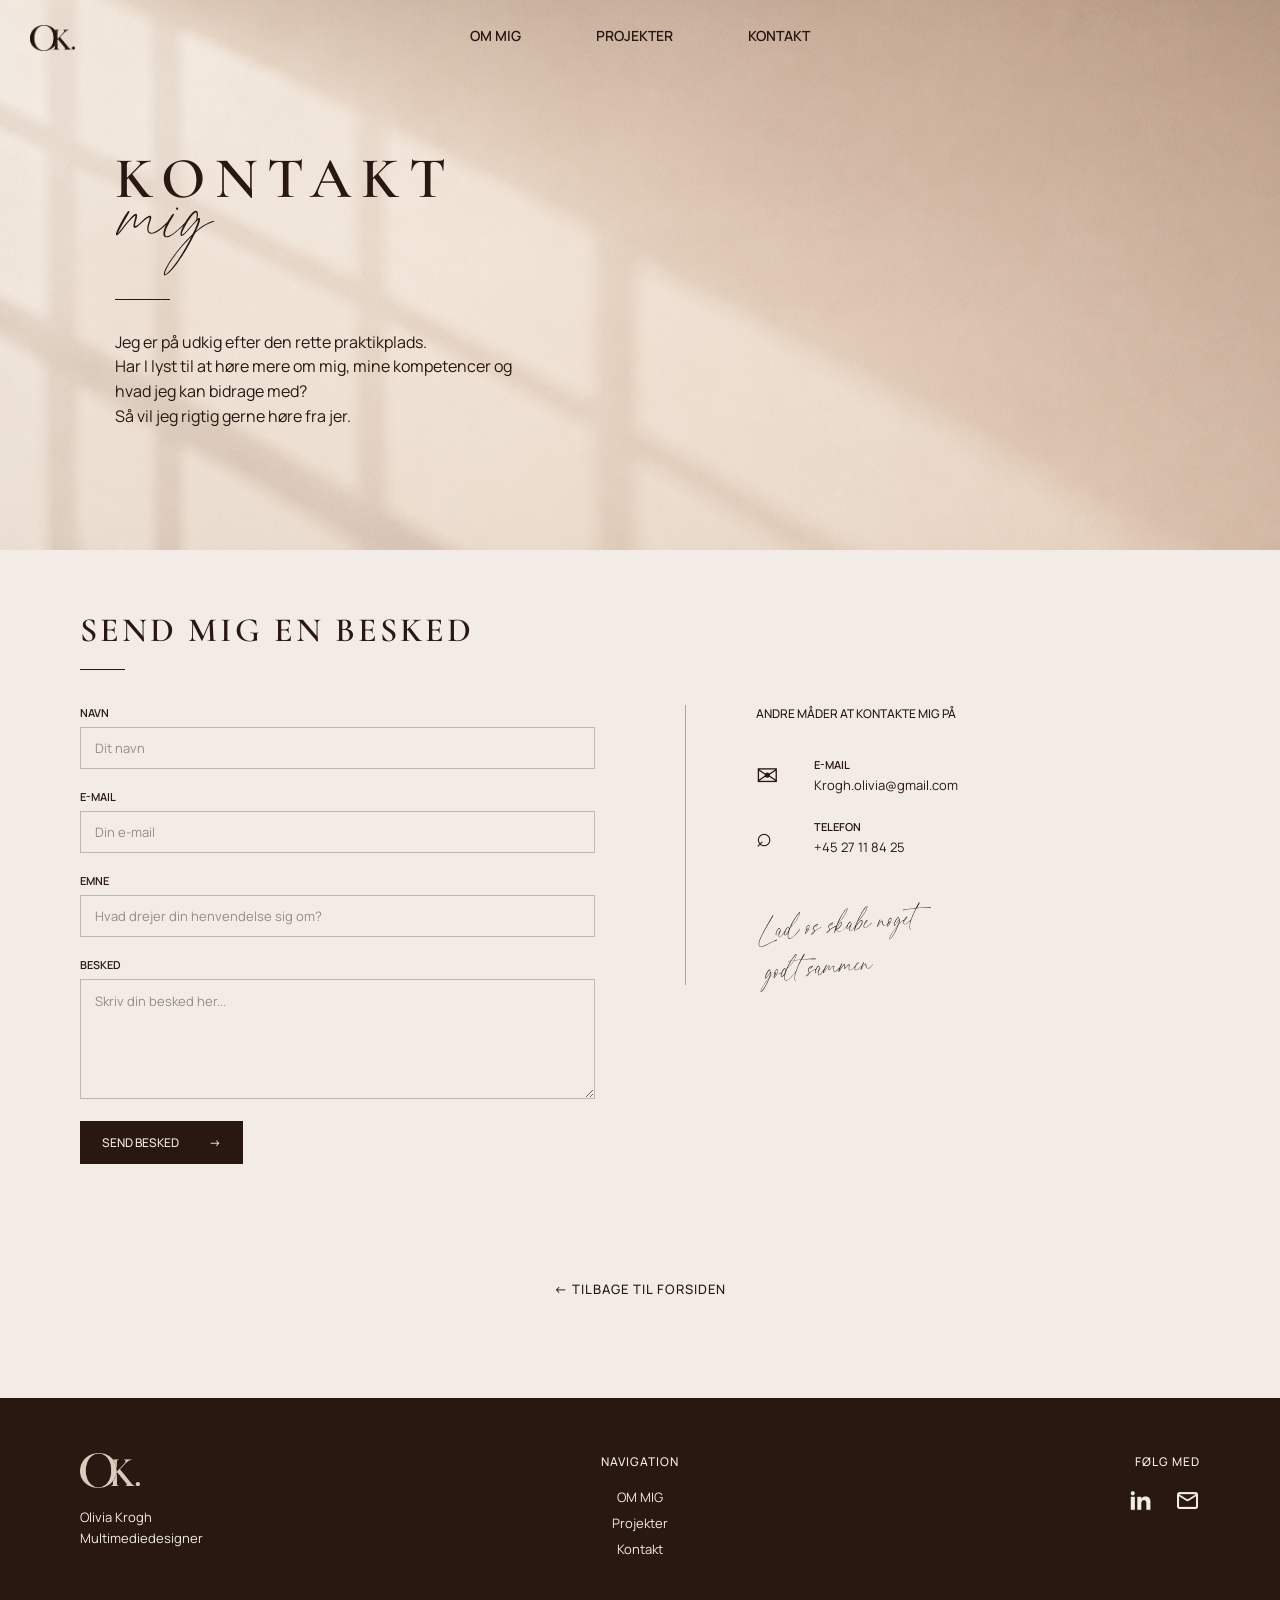
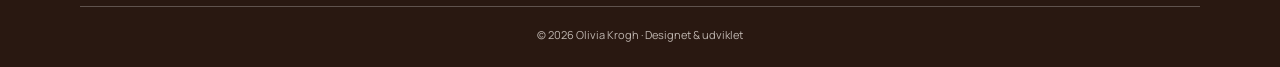
<file: kontakt.html>
<!DOCTYPE html>
<html lang="da">
<head>
    <meta charset="UTF-8">
    <meta name="viewport" content="width=device-width, initial-scale=1.0">
    <title>Kontakt - Olivia Krogh</title>
    <link rel="stylesheet" href="css/style.css">
</head>
<body>

    <section class="hero">

        <!-- NAVIGATION -->
        <header class="hero-header">

             <a href="index.html">
        <img src="img/logo.png" class="hero-logo" alt="Olivia Krogh logo">
    </a>

            <nav class="hero-nav">
                <a href="index.html#om-mig-info">OM MIG</a>
                <a href="projekter.html">PROJEKTER</a>
                <a href="kontakt.html">KONTAKT</a>
            </nav>

           

        </header>

        <div class="contact-hero-content">
    <h1>KONTAKT</h1>
    <img class="contact-script" src="img/mig-tekst.svg" alt="mig">
    <div class="section-line contact-line"></div>

    <p class="contact-intro">
        Jeg er på udkig efter den rette praktikplads. <br> Har I lyst til at høre mere om mig, mine kompetencer og hvad jeg kan bidrage med? <br> 
    Så vil jeg rigtig gerne høre fra jer.
    </p>
</div>

</section>

<section class="contact-section" id="kontakt">

    <div class="contact-heading">
        <h2>SEND MIG EN BESKED</h2>
        <div class="contact-heading-line"></div>
    </div>

    <div class="contact-grid">

        <form class="contact-form" id="contact-form">

            <label for="name">NAVN</label>
            <input type="text" id="name" name="name" placeholder="Dit navn" required>

            <label for="email">E-MAIL</label>
            <input type="email" id="email" name="email" placeholder="Din e-mail" required>

            <label for="subject">EMNE</label>
            <input type="text" id="subject" name="subject" placeholder="Hvad drejer din henvendelse sig om?" required>

            <label for="message">BESKED</label>
            <textarea id="message" name="message" placeholder="Skriv din besked her..." required></textarea>

            <button type="submit" class="contact-submit">
                SEND BESKED <span>→</span>
            </button>

            <p class="contact-response-time">
                
            </p>

            <p class="contact-status" id="contact-status" aria-live="polite"></p>

        </form>

        <div class="contact-info">

            <h3>ANDRE MÅDER AT KONTAKTE MIG PÅ</h3>

            <div class="contact-info-item">
                <div class="contact-icon">✉</div>
                <div>
                    <h4>E-MAIL</h4>
                    <a href="mailto:Krogh.olivia@gmail.com">Krogh.olivia@gmail.com</a>
                </div>
            </div>

            <div class="contact-info-item">
                <div class="contact-icon">⌕</div>
                <div>
                    <h4>TELEFON</h4>
                    <a href="tel:+4527118425">+45 27 11 84 25</a>
                </div>
            </div>

           <img class="contact-signoff" src="img/citat.svg" alt="Lad os skabe noget godt sammen">

        </div>

    </div>


    <div class="back-home">
    <a href="index.html">← TILBAGE TIL FORSIDEN</a>
    </div>

</section>




<!-- FOOTER -->
<footer class="footer">

    <div class="footer-content">

        <!-- VENSTRE -->
        <div class="footer-brand">
            <img src="img/logo-beige.png" alt="Olivia Krogh logo">

            <p>
                Olivia Krogh<br>
                Multimediedesigner
            </p>
        </div>


        <!-- MIDTEN -->
        <div class="footer-navigation">
            <h3>NAVIGATION</h3>

            <a href="index.html#om-mig-info">OM MIG</a>
            <a href="projekter.html">Projekter</a>
            <a href="#kontakt">Kontakt</a>
        </div>


        <!-- HØJRE -->
        <div class="footer-social">
            <h3>FØLG MED</h3>

            <div class="footer-social-icons">

                <a href="https://www.linkedin.com/in/olivia-krogh-a65865377/" aria-label="LinkedIn">
                    <img src="img/linkedin.png" alt="">
                </a>

                <a href="mailto:krogh.olivia@gmail.com" aria-label="Send e-mail">
                    <img src="img/mail.png" alt="">
                </a>

            </div>
        </div>

    </div>


    <div class="footer-bottom">
        <p>© 2026 Olivia Krogh · Designet & udviklet</p>
    </div>



    
</footer>
    <script src="js/script.js"></script>

</body>
</html>
</file>
<file: css/style.css>
@import url('https://fonts.googleapis.com/css2?family=Cormorant+Garamond:wght@400;600&family=Manrope:wght@400;600&display=swap');
@font-face {
    font-family: "Aurellio";
    src: url("../fonts/Aurellio.woff2") format("woff2"), url("../fonts/Aurellio.woff") format("woff");
    font-weight: normal;
    font-style: normal;
}


:root {
    --background-color: #DCCBBC;
    --secondary-color: #F2EBE6;
    --dark-color: #291811;
    --hover-color: #462C21;
}


body {
    background-color: var(--background-color);
    color: var(--dark-color);
    margin: 0;
}

button {
    background-color: var(--dark-color);
    color: var(--secondary-color);
}

button:hover {
    background-color: var(--hover-color);
}


/* ========================================
   HERO
======================================== */

.hero {
    height: 550px;
    display: flex;
    align-items: flex-end;
    position: relative;
    overflow: hidden;

    background-image: url("../img/background.png");
    background-size: cover;
    background-position: center;
    background-repeat: no-repeat;
}


/* LOGO */

.hero-logo {
    position: absolute;
    top: 25px;
    left: 30px;
    width: 45px;
    height: auto;
    z-index: 2;
}


/* BILLEDET AF MIG */

.hero-image {
    width: 45%;
    height: 100%;
    display: flex;
    align-items: flex-end;
    justify-content: center;
}

.hero-image img {
    width: auto;
    height: 90%;
    max-width: 100%;
    display: block;
    object-fit: contain;
    object-position: bottom center;
}


/* TEKSTEN I HØJRE SIDE */

.hero-content {
    width: 55%;
    align-self: center;
    text-align: center;
    padding: 40px 70px 20px 30px;
}


/* NAVN */

.hero-name {
    display: block;
    width: 50%;
    height: auto;
    margin: 0 auto 12px;
}


/* MULTIMEDIEDESIGNER */

.hero-content h2 {
    font-family: "Cormorant Garamond", serif;
    font-weight: 600;
    font-size: 44px;
    line-height: 1;
    letter-spacing: 5px;
    text-transform: uppercase;
    margin: 0 0 32px;
}


/* BESKRIVELSE */

.hero-content p {
    font-family: "Manrope", sans-serif;
    font-weight: 400;
    font-size: 16px;
    line-height: 1.5;
    max-width: 480px;
    margin: 0 auto 28px;
}


/* KNAP */

.hero-button {
    display: inline-block;
    font-family: "Manrope", sans-serif;
    font-weight: 400;
    font-size: 14px;
    padding: 14px 22px;

    background-color: var(--dark-color);
    color: var(--secondary-color);

    text-decoration: none;
    cursor: pointer;

    transition: background-color 0.3s ease;
}

.hero-button:hover {
    background-color: var(--hover-color);
}

/* NAVIGATION */

.hero-header {
    position: absolute;
    top: 0;
    left: 0;
    width: 100%;
    height: 70px;

    display: flex;
    align-items: center;
    justify-content: center;

    z-index: 10;
}

.hero-nav {
    display: flex;
    gap: 75px;
}

.hero-nav a {
    font-family: "Manrope", sans-serif;
    font-weight: 600;
    font-size: 14px;
    color: var(--dark-color);
    text-decoration: none;
}

.hero-nav a:hover {
    opacity: 0.6;
}

.section-line {
    width: 60px;
    height: 1px;
    margin: 18px auto;
    background-color: var(--dark-color);
}


.desk {
    position: relative;
    width: 100%;
    aspect-ratio: 1536 / 521;

    background-image: url("../img/om-mig-billede.png");
    background-size: 100% 100%;
    background-position: center;
    background-repeat: no-repeat;

    overflow: hidden;
}


 /* INTERAKTIVE ELEMENTER */



.desk-item {
    position: absolute;
    display: block;
    text-decoration: none;
    z-index: 2;
}

.desk-item > img {
    width: 100%;
    display: block;
    transition: transform 0.3s ease;
}


.computer-item {
    width: 32.3%;
    bottom: 0%;
    left: 34.7%;
}

.airpods-item {
    width: 6%;
    top: 11.8%;
    left: 71.3%;
}

.notesbog-item {
    width: 15%;
    top: 38%;
    left: 16.8%;
}

.bog-item {
    width: 17%;
    top: 36.4%;
    right: 10%;
}

.fritid-item {
    width: 17.5%;
    top: 16%;
    left: 10.5%;
}


/* HOVER PÅ BILLEDET */

.desk-item:hover > img {
    transform: scale(1.08);
}



/* TEKST VED HOVER */

.desk-label {
    position: absolute;

    opacity: 0;
    pointer-events: none;
    transition: opacity 0.3s ease;
}

.desk-item:hover .desk-label {
    opacity: 1;
}

.computer-item .desk-label {
    top: 42%;
    left: 102%;
}

.airpods-item .desk-label {
    top: -30%;
    left: 108%;
}

.notesbog-item .desk-label {
    top: 90%;
    left: -65%;
}

.bog-item .desk-label {
    top: 82%;
    left: 98%;
}

.fritid-item .desk-label {
    top: -18%;
    left: -20%;
}


.computer-item .desk-label-text {
    width: clamp(80px,7vw, 120px);
}

.airpods-item .desk-label-text {
    width: clamp(65px, 6.5vw, 100px);
}

.notesbog-item .desk-label-text {
    width: clamp(95px, 9.5vw, 150px);
}

.bog-item .desk-label-text {
    width: clamp(85px, 8.5vw, 130px);
}

.fritid-item .desk-label-text {
    width: clamp(65px, 6.5vw, 100px);
}

/* PIL VED COMPUTER */
.computer-item .desk-arrow {
    width: 30%;
    transform: translate(0%, 0%) scaleX(-1);
}

/* PIL VED AIRPODS */
.airpods-item .desk-arrow {
    width: 30%;
    transform: translate(29%, 0%) scaleX(-1);
}

/* PIL VED NOTESBOG */
.notesbog-item .desk-arrow {
    width: 15%;
    transform: translate(-10%, 40%) rotate(-50deg);
}

/* PIL VED BOG */
.bog-item .desk-arrow {
    width: 30%;
    transform: translate(29%, -286%) scaleX(-1) scaleY(-1);
}

/* PIL VED FRITID */
.fritid-item .desk-arrow {
    width: 15%;
    transform: translate(-250%, 90%) rotate(25deg);
}




/* ========================================
   OM MIG
======================================== */

.about {
    padding: 65px 80px 85px;
    background-color: var(--background-color);
}

.about-title {
    text-align: center;
    margin-bottom: 45px;
}

.about-title h2 {
    margin: 0;
    font-family: "Cormorant Garamond", serif;
    font-weight: 600;
    font-size: 52px;
    letter-spacing: 8px;
    color: var(--dark-color);

    display: flex;
    justify-content: center;
    align-items: center;
    gap: 12px;
}

.about-jeg {
    width: 10%;
    height: auto;
    display: block;
}

.about-title h2 span {
    display: inline-block;
    margin-left: 8px;
    font-family: "Aurellio", cursive;
    font-weight: normal;
    font-size: 66px;
    letter-spacing: 0;
}




/* BILLEDE + TEKST */

.about-content {
    max-width: 1380px;
    margin: 0 auto;

    display: grid;
    grid-template-columns: 42% 58%;
    gap: 65px;
    align-items: center;
}

.about-image {
    display: flex;
    justify-content: center;
}

.about-image img {
    width: 80%;
    display: block;
    border-radius: 30px;
}

.about-info {
    display: flex;
    flex-direction: column;
    justify-content: center;
}


/* TEKST */

.about-text h3 {
    margin: 0 0 28px;

    font-family: "Cormorant Garamond", serif;
    font-weight: 600;
    font-size: 44px;
    line-height: 1.1;

    color: var(--dark-color);
}

.about-text p {
    max-width: 660px;
    margin: 0 0 24px;

    font-family: "Manrope", sans-serif;
    font-weight: 400;
    font-size: 18px;
    line-height: 1.55;

    color: var(--dark-color);
}


/* INFO FELTER */

.about-details {
    margin-top: 50px;
     transform: translateX(-25px);

    display: grid;
    grid-template-columns: repeat(4, 1fr);
}

.about-detail {
    min-height: 225px;
    padding: 0 22px;
    text-align: center;

    border-left: 1px solid var(--dark-color);
}

.about-detail:first-child {
    border-left: none;
    padding-left: 0;
}

.about-detail:last-child {
    padding-right: 0;
}

.about-detail img {
    width: 40px;
    height: 40px;

    object-fit: contain;

    margin: 0 auto 17px;
}

.about-detail h4 {
    margin: 0 0 14px;

    font-family: "Cormorant Garamond", serif;
    font-weight: 600;
    font-size: 18px;

    color: var(--dark-color);
}

.about-detail p {
    margin: 0;

    font-family: "Manrope", sans-serif;
    font-weight: 400;
    font-size: 14px;
    line-height: 1.45;

    color: var(--dark-color);
}




/* ========================================
   PROJEKTER – FORSIDE
======================================== */

.projects {
    padding: 70px 80px 90px;
    background-color: var(--background-color);
}


/* OVERSKRIFT */

.projects-heading {
    text-align: center;
    margin-bottom: 45px;
}

.projects-heading h2 {
    margin: 0;

    font-family: "Cormorant Garamond", serif;
    font-weight: 600;
    font-size: 52px;
    letter-spacing: 8px;

    color: var(--dark-color);
}

.projects-heading p {
    margin: 12px 0 0;

    font-family: "Manrope", sans-serif;
    font-weight: 400;
    font-size: 16px;

    color: var(--dark-color);
}


/* DE 3 CARDS */

.project-grid {
    max-width: 1280px;
    margin: 0 auto;

    display: grid;
    grid-template-columns: repeat(3, 1fr);
    gap: 28px;
}


/* HVERT CARD */

.project-card {
    background-color: var(--secondary-color);
    border-radius: 24px;
    overflow: hidden;
    display: flex;
    flex-direction: column;

    box-shadow: 0 10px 24px rgba(41, 24, 17, 0.12);

    transition: transform 0.3s ease;
}

.project-card:hover {
    transform: translateY(-6px);
}


/* BILLEDET */

.project-image-wrapper {
    position: relative;
}

.project-image-wrapper::after {
    content: "";
    position: absolute;
    inset: 0;

    background-color: rgba(205, 186, 170, 0.37);

    pointer-events: none;
}

.project-image {
    width: 100%;
    height: 245px;

    display: block;
    object-fit: cover;
}


/* INDHOLDET UNDER BILLEDET */

.project-card-content {
    padding: 26px 28px 30px;
    flex: 1;
    display: flex;
    flex-direction: column;
}


/* LILLE TEKST ØVERST */

.project-type {
    margin: 0 0 10px;

    font-family: "Manrope", sans-serif;
    font-weight: 600;
    font-size: 12px;
    letter-spacing: 1.5px;

    color: var(--dark-color);
}


/* PROJEKTNAVN */

.project-card h3 {
    margin: 0 0 14px;

    font-family: "Cormorant Garamond", serif;
    font-weight: 600;
    font-size: 34px;

    color: var(--dark-color);
}


/* BESKRIVELSE */

.project-description {
    margin: 0 0 24px;

    font-family: "Manrope", sans-serif;
    font-weight: 400;
    font-size: 15px;
    line-height: 1.55;

    color: var(--dark-color);
}


/* SE CASE */

.project-link {
    display: inline-flex;
    align-items: center;
    gap: 10px;

    font-family: "Manrope", sans-serif;
    font-weight: 600;
    font-size: 13px;

    color: var(--dark-color);
    text-decoration: none;
    margin-top: auto;
}

.project-link span {
    transition: transform 0.3s ease;
}

.project-link:hover span {
    transform: translateX(5px);
}


/* UDFORSK PROJEKTER KNAP */

.projects-button {
    width: fit-content;
    margin: 42px auto 0;
    padding: 14px 24px;

    display: flex;
    align-items: center;
    gap: 10px;

    background-color: var(--dark-color);
    color: var(--secondary-color);

    text-decoration: none;

    font-family: "Manrope", sans-serif;
    font-weight: 600;
    font-size: 13px;
}

.projects-button:hover {
    background-color: var(--hover-color);
}








/* ========================================
   ARBEJDSMETODE
======================================== */

.arbejdsmetode {
    padding: 101px 6% 170px;
    text-align: center;
    background-image: url("../img/maling.png");
    background-repeat: no-repeat;
    background-position: center;
    background-size: 99% 101%;
}

.arbejdsmetode-title {
    display: block;
    width: 20%;
    height: auto;
    margin: 0 auto 60px;
}

.arbejdsmetode-bobler {
    position: relative;
    display: grid;
    grid-template-columns: repeat(5, 1fr);
    gap: 35px;
    max-width: 1400px;
    margin: 0 auto;
}

.arbejdsmetode-bobler::before {
    content: "";
    position: absolute;
    top: 72px;
    left: 8%;
    right: 8%;
    height: 1px;
    background-color: rgba(44, 29, 20, 0.35);
    z-index: 0;
}

.arbejdsmetode-bobbel {
    position: relative;
    z-index: 1;
}

.arbejdsmetode-bobbel img {
    display: block;
    width: 145px;
    height: auto;
    margin: 0 auto 25px;
}

.arbejdsmetode-bobbel h3 {
    margin: 0 0 12px;
    font-size: 1rem;
    font-weight: 400;
    letter-spacing: 0.08em;
    color: #2c1d14;
}

.arbejdsmetode-bobbel p {
    max-width: 220px;
    margin: 0 auto;
    font-size: 0.9rem;
    line-height: 1.6;
    color: #2c1d14;
}

/* TABLET */
@media (max-width: 1000px) {
    .arbejdsmetode-bobler {
        grid-template-columns: repeat(2, 1fr);
        gap: 55px 35px;
    }

    .arbejdsmetode-bobler::before {
        display: none;
    }
}

/* MOBIL */
@media (max-width: 600px) {
    .arbejdsmetode {
        padding: 80px 8% 90px;
    }

    .arbejdsmetode-title {
        font-size: 3.3rem;
        margin-bottom: 45px;
    }

    .arbejdsmetode-bobler {
        grid-template-columns: 1fr;
        gap: 50px;
    }

    .arbejdsmetode-bobbel img {
        width: 125px;
    }
}













/* ========================================
   MIT VÆRKTØJSSÆT
======================================== */

.toolbox-section {
    padding: 70px 80px 90px;
    background-color: var(--background-color);
}


/* OVERSKRIFT */

.toolbox-heading {
    text-align: center;
    margin-bottom: 45px;
}

.toolbox-heading h2 {
    margin: 0;

    font-family: "Cormorant Garamond", serif;
    font-weight: 600;
    font-size: 52px;
    letter-spacing: 8px;

    color: var(--dark-color);
}

.toolbox-heading p {
    margin: 28px 0 0;

    font-family: "Manrope", sans-serif;
    font-size: 16px;
    font-weight: 400;

    color: var(--dark-color);
}


/* VÆRKTØJSKASSE */

.toolbox {
    position: relative;

    width: 100%;
    max-width: 1050px;

    margin: 0 auto;

    cursor: pointer;
}


/* BEGGE BILLEDER */

.toolbox img {
    width: 100%;
    height: auto;
    display: block;

    transition: opacity 0.25s ease;
}


/* ÅBEN KASSE LIGGER OVENPÅ */

.toolbox-open {
    position: absolute;
    top: 0;
    left: 0;

    opacity: 0;
}


/* HOVER */

.toolbox:hover .toolbox-closed {
    opacity: 0;
}

.toolbox:hover .toolbox-open {
    opacity: 1;
}
















/* ========================================
   PROJEKTSIDE
======================================== */

.projects-page {
    padding: 100px 30px 90px;
    background-color: var(--background-color);
}


/* OVERSKRIFT */

.projects-page .projects-heading {
    text-align: center;
    margin-bottom: 55px;
}

.projects-page .projects-heading .projects-script {
    display: block;
    width: 10%;
    height: auto;
    margin: 0 auto -15px;
}

.projects-page .projects-heading h1 {
    margin: 0;

    font-family: "Cormorant Garamond", serif;
    font-weight: 600;
    font-size: 52px;
    letter-spacing: 8px;

    color: var(--dark-color);
}

.projects-line {
    width: 60px;
    height: 1px;
    margin: 18px auto 0;
    background-color: var(--dark-color);
}


/* STORE PROJEKT CARDS */

.project-case {
    max-width: 1307px;
    margin: 0 auto 45px;

    background-color: var(--secondary-color);

    border-radius: 20px;
    overflow: hidden;

    box-shadow: 0 12px 25px rgba(41, 24, 17, 0.18);
}


/* HERO-BILLEDET */

.project-case-image {
    width: 100%;
    height: 290px;

    overflow: hidden;
}

.project-case-image img {
    width: 100%;
    height: 100%;

    display: block;
    object-fit: cover;
}


/* INDHOLDET */

.project-case-content {
    padding: 18px 55px 65px;
}


/* LILLE TEKST OVER TITLEN */

.project-case .project-type {
    margin: 0 0 8px;

    text-align: center;

    font-family: "Manrope", sans-serif;
    font-size: 11px;
    font-weight: 400;

    letter-spacing: 0;

    color: var(--dark-color);
}


/* TITEL */

.project-case-content h2 {
    margin: 0 0 28px;

    text-align: center;

    font-family: "Cormorant Garamond", serif;
    font-size: 38px;
    font-weight: 600;

    letter-spacing: 7px;

    color: var(--dark-color);
}


/* BRØDTEKST */

.project-case-content p {
    margin: 0 0 28px;

    font-family: "Manrope", sans-serif;
    font-size: 14px;
    font-weight: 400;

    line-height: 1.45;

    color: var(--dark-color);
}


/* PROCESSEN + LØSNINGEN */

.project-case-content h3 {
    margin: 28px 0 2px;

    font-family: "Manrope", sans-serif;
    font-size: 13px;
    font-weight: 600;

    letter-spacing: 0;

    color: var(--dark-color);
}


/* PROCESLINJEN */

.project-process {
    display: flex;
    align-items: center;
    justify-content: flex-start;

    gap: 18px;

    margin: 28px 0 38px;

    font-family: "Manrope", sans-serif;
    font-size: 12px;
    font-weight: 400;

    color: var(--dark-color);
}

/* DE 3 BILLEDER NEDERST */


.project-gallery {
    display: grid;
    grid-template-columns: repeat(3, 1fr);

    gap: 25px;

    width: 100%;

    margin-top: 115px;
}

/* HVER BILLEDBOKS */

.project-gallery-image {
    height: 265px;

    display: flex;
    align-items: center;
    justify-content: center;

    background-color: #EFE6CF;

    border-radius: 22px;

    overflow: hidden;
}


/* SELVE SCREENSHOTTET */

.project-gallery-image img {
    height: 100%;
    width: auto;

    display: block;

    object-fit: contain;
}


.back-home {
    text-align: center;
    margin: 70px 0 20px;
}

.back-home a {
    display: inline-block;

    font-family: "Manrope", sans-serif;
    font-size: 13px;
    font-weight: 500;
    letter-spacing: 1px;

    color: var(--dark-color);
    text-decoration: none;

    transition: transform 0.2s ease;
}

.back-home a:hover {
    transform: translateX(-5px);
}










/* ========================================
   KONTAKT SIDE
======================================== */

/* TEKSTEN I VENSTRE SIDE */

.contact-hero-content {
    position: absolute;

    top: 150px;
    left: 9%;

    color: var(--dark-color);
}


/* KONTAKT */

.contact-hero-content h1 {
    margin: 0;

    font-family: "Cormorant Garamond", serif;
    font-size: 58px;
    font-weight: 600;

    letter-spacing: 10px;

    line-height: 1;

    color: var(--dark-color);
}


/* MIG */

.contact-script {
    display: block;
    width: 100px;
    height: auto;
    margin: -1px 0 0;
}


/* LILLE LINJE */

.contact-line {
    width: 55px;
    height: 1px;

    margin: 22px 0 30px;

    background-color: var(--dark-color);
}


/* INTROTEKST */

.contact-intro {
    margin: 0;

    max-width: 430px;

    font-family: "Manrope", sans-serif;
    font-size: 16px;
    font-weight: 400;

    line-height: 1.55;

    color: var(--dark-color);
}






.contact-section {
    padding: 60px 80px 80px;
    background-color: var(--secondary-color);
}


/* OVERSKRIFT */

.contact-heading {
    max-width: 1200px;
    margin: 0 auto 35px;
}

.contact-heading h2 {
    margin: 0;

    font-family: "Cormorant Garamond", serif;
    font-size: 34px;
    font-weight: 600;
    letter-spacing: 3px;

    color: var(--dark-color);
}

.contact-heading-line {
    width: 45px;
    height: 1px;

    margin-top: 18px;

    background-color: var(--dark-color);
}


/* TO KOLONNER */

.contact-grid {
    max-width: 1200px;
    margin: 0 auto;

    display: grid;
    grid-template-columns: 1fr 1fr;
    gap: 90px;

    align-items: start;
}


/* FORMULAR */

.contact-form {
    display: flex;
    flex-direction: column;
}

.contact-form label {
    margin: 0 0 7px;

    font-family: "Manrope", sans-serif;
    font-size: 11px;
    font-weight: 600;

    color: var(--dark-color);
}

.contact-form input,
.contact-form textarea {
    width: 100%;
    box-sizing: border-box;

    margin-bottom: 20px;
    padding: 12px 14px;

    border: 1px solid rgba(41, 24, 17, 0.25);
    background-color: transparent;

    font-family: "Manrope", sans-serif;
    font-size: 13px;

    color: var(--dark-color);

    outline: none;
}

.contact-form input {
    height: 42px;
}

.contact-form textarea {
    min-height: 120px;
    resize: vertical;
}


/* FOCUS */

.contact-form input:focus,
.contact-form textarea:focus {
    border-color: var(--dark-color);
}


/* PLACEHOLDER */

.contact-form input::placeholder,
.contact-form textarea::placeholder {
    color: rgba(41, 24, 17, 0.45);
}


/* SEND KNAP */

.contact-submit {
    width: fit-content;

    display: flex;
    align-items: center;
    gap: 30px;

    margin-top: 2px;
    padding: 13px 22px;

    border: none;

    font-family: "Manrope", sans-serif;
    font-size: 12px;
    font-weight: 500;

    cursor: pointer;
}

.contact-submit span {
    transition: transform 0.25s ease;
}

.contact-submit:hover span {
    transform: translateX(5px);
}


/* SVARTID */

.contact-response-time {
    margin: 14px 0 0;

    font-family: "Manrope", sans-serif;
    font-size: 11px;

    color: var(--dark-color);
}


/* HØJRE SIDE */
.contact-info {
    padding-left: 70px;

    border-left: 1px solid rgba(41, 24, 17, 0.35);
}

.contact-info > h3 {
    margin: 0 0 35px;

    font-family: "Manrope", sans-serif;
    font-size: 12px;
    font-weight: 500;

    color: var(--dark-color);
}


/* HVERT KONTAKT-PUNKT */

.contact-info-item {
    display: grid;
    grid-template-columns: 42px 1fr;
    gap: 16px;

    align-items: center;

    margin-bottom: 25px;
}

.contact-icon {
    font-size: 27px;
    color: var(--dark-color);
}

.contact-info-item h4 {
    margin: 0 0 4px;

    font-family: "Manrope", sans-serif;
    font-size: 11px;
    font-weight: 600;

    color: var(--dark-color);
}

.contact-info-item p,
.contact-info-item a {
    margin: 0;

    font-family: "Manrope", sans-serif;
    font-size: 13px;
    line-height: 1.4;

    color: var(--dark-color);
    text-decoration: none;
}

.contact-info-item a:hover {
    opacity: 0.6;
}


/* HÅNDSKRIFT NEDERST */

.contact-signoff {
    display: block;
    width: 40%;
    height: auto;
    margin: 50px 0 0;
    rotate: -5deg;
}






















/* ========================================
   FOOTER
======================================== */

.footer {
    background-color: var(--dark-color);
    color: var(--secondary-color);

    padding: 55px 80px 25px;
}


/* DE 3 KOLONNER */

.footer-content {
    max-width: 1200px;
    margin: 0 auto;

    display: grid;
    grid-template-columns: 1fr 1fr 1fr;

    align-items: start;

    padding-bottom: 40px;

    border-bottom: 1px solid rgba(255, 255, 255, 0.25);
}


/* LOGO */

.footer-brand img {
    width: 60px;
    height: auto;

    margin-bottom: 15px;
}


/* TEKST UNDER LOGO */

.footer-brand p {
    margin: 0;

    font-family: "Manrope", sans-serif;
    font-size: 13px;
    line-height: 1.6;
}


/* OVERSKRIFTER */

.footer h3 {
    margin: 0 0 18px;

    font-family: "Manrope", sans-serif;
    font-size: 12px;
    font-weight: 500;

    letter-spacing: 1px;
}


/* NAVIGATION */

.footer-navigation {
    display: flex;
    flex-direction: column;
    align-items: center;
    text-align: center;
}

.footer-navigation a {
    margin-bottom: 8px;

    font-family: "Manrope", sans-serif;
    font-size: 13px;

    color: var(--secondary-color);
    text-decoration: none;

    transition: opacity 0.2s ease;
}

.footer-navigation a:hover {
    opacity: 0.6;
}


/* SOCIALE MEDIER */

.footer-social-icons {
    display: flex;
    align-items: center;

    gap: 22px;
}
.footer-social {
    justify-self: end;
    text-align: right;
}

.footer-social-icons a {
    display: block;
}

.footer-social-icons img {
    width: 25px;
    height: 25px;

    object-fit: contain;

    transition: transform 0.2s ease;
}

.footer-social-icons a:hover img {
    transform: scale(1.12);
}


/* NEDERSTE TEKST */

.footer-bottom {
    max-width: 1200px;

    margin: 0 auto;

    text-align: center;
}

.footer-bottom p {
    margin: 20px 0 0;

    font-family: "Manrope", sans-serif;
    font-size: 11px;

    opacity: 0.75;
}
</file>
